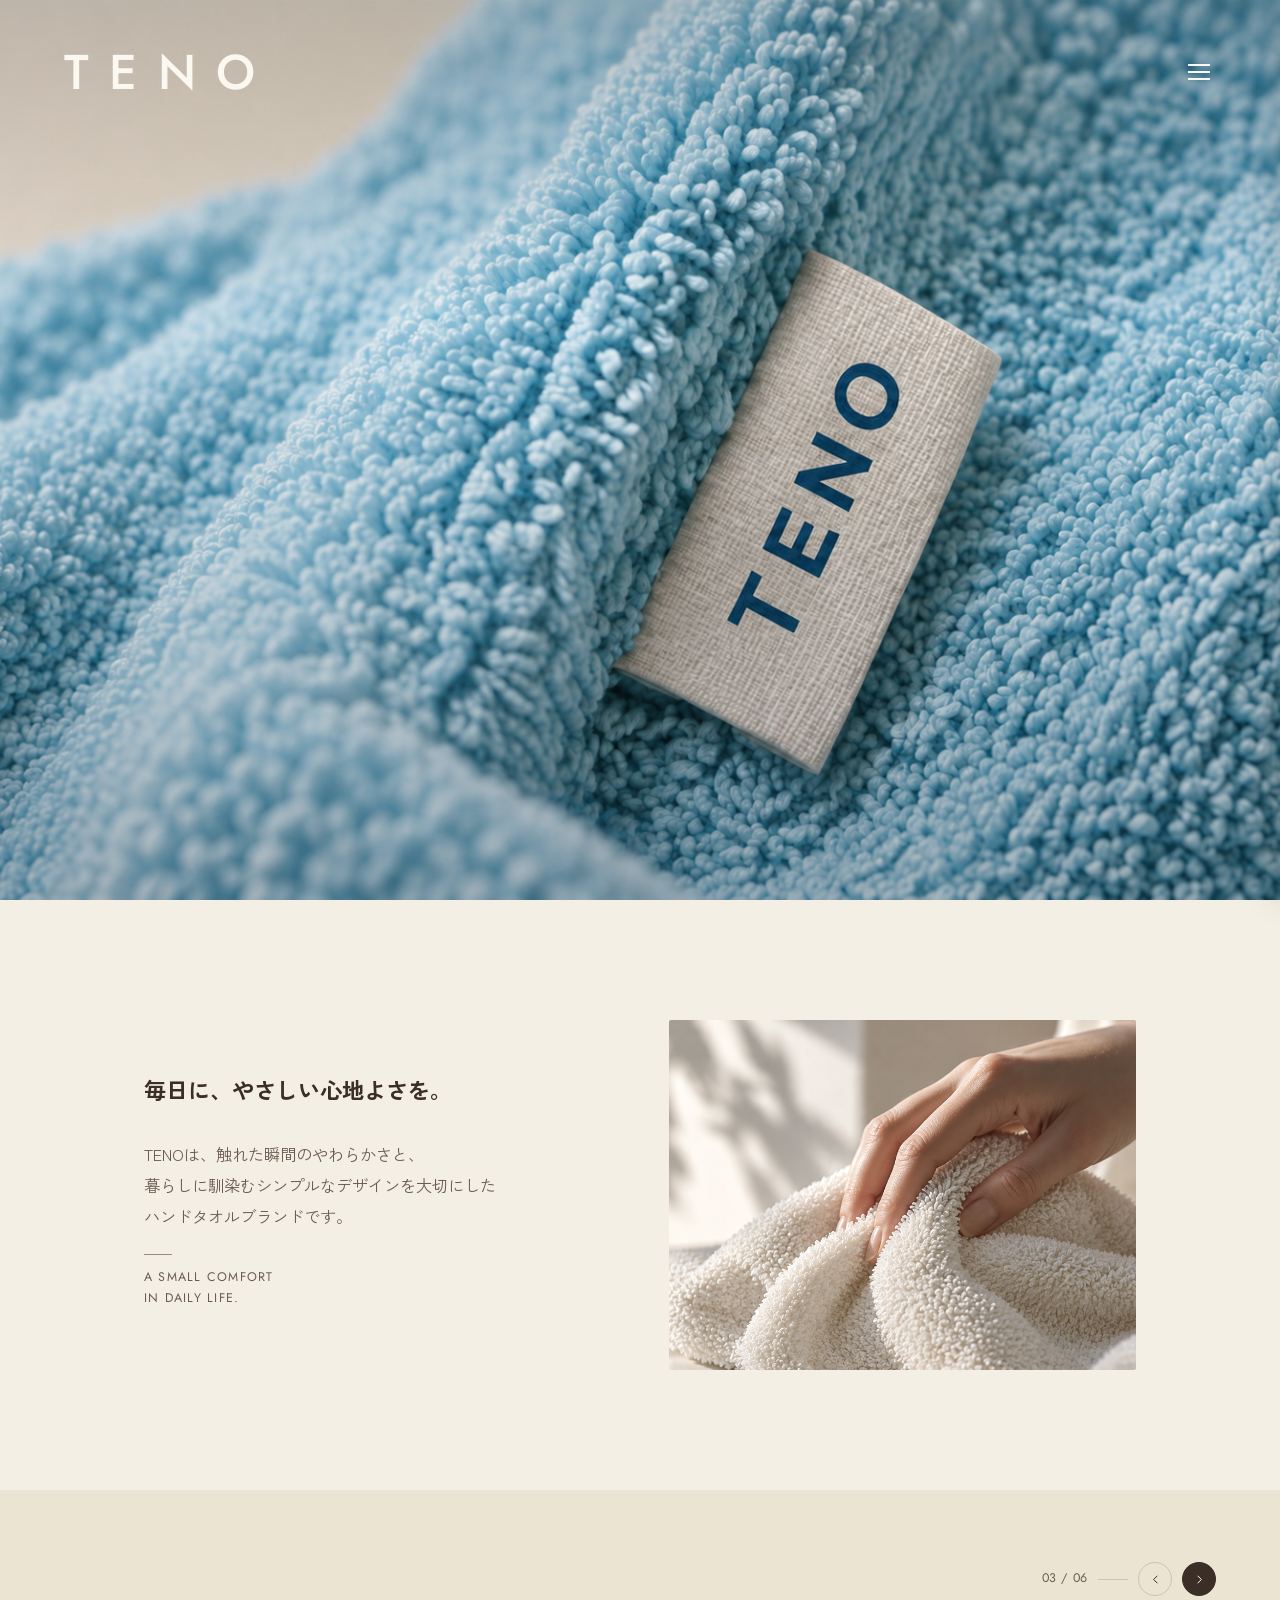
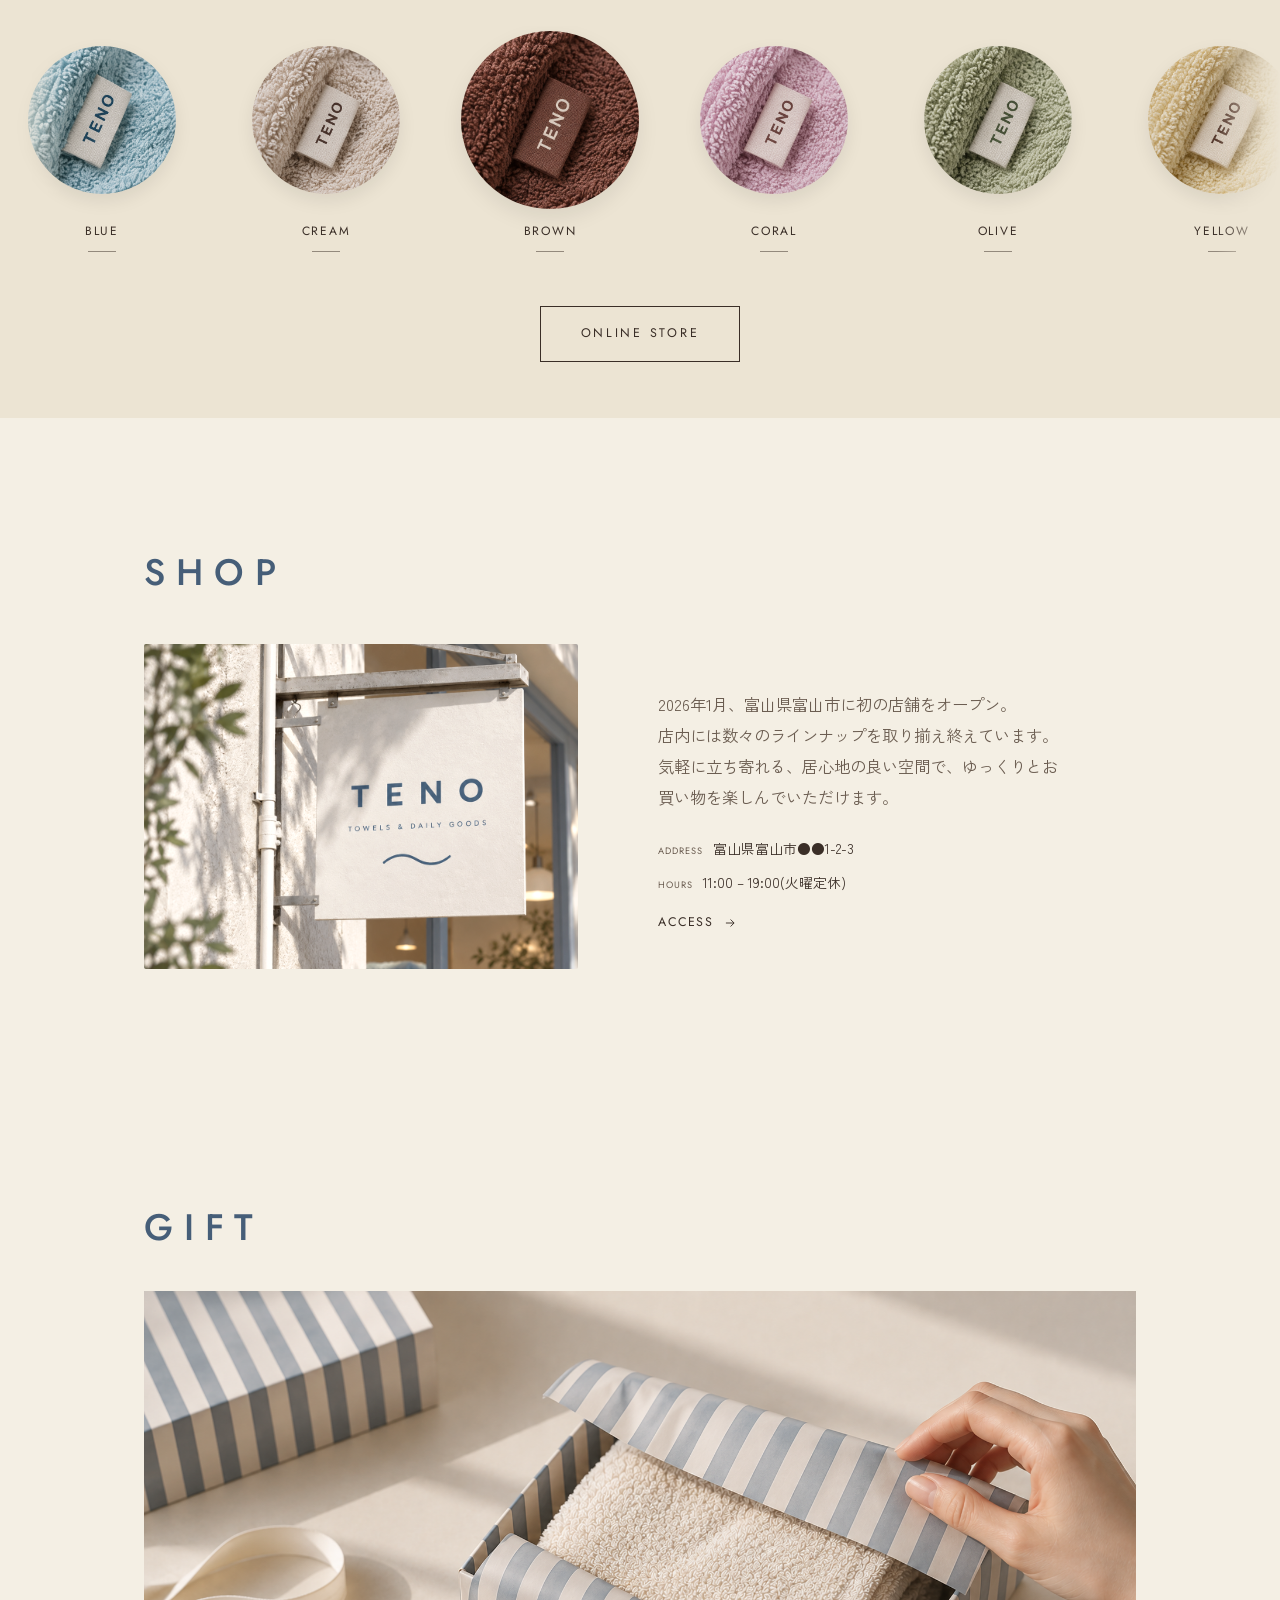
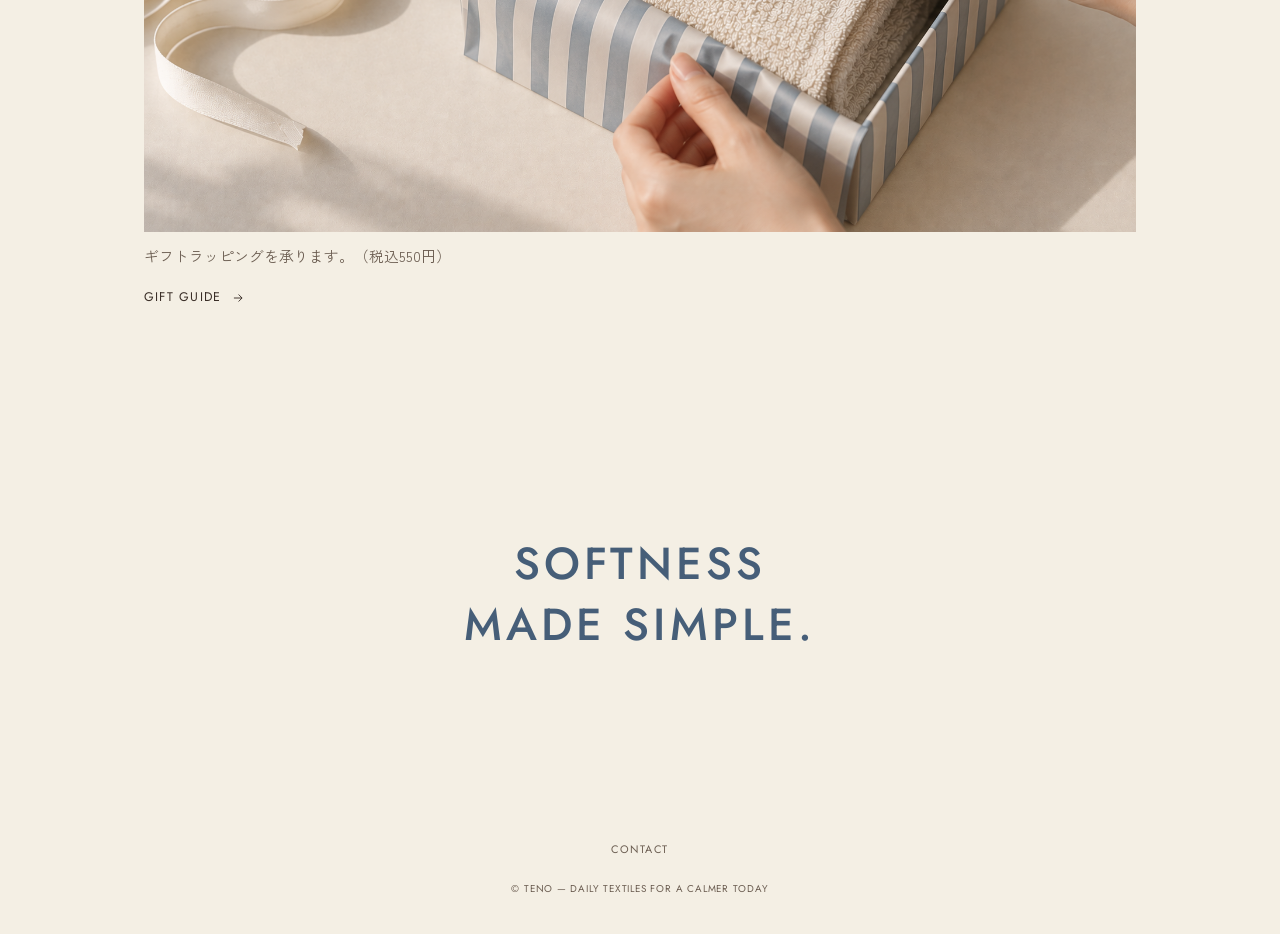
<file: index.html>
<!DOCTYPE html>
<html lang="ja">

<head>
  <meta charset="UTF-8">
  <meta name="viewport" content="width=device-width, initial-scale=1.0">
  <title>TENO | DAILY TEXTILES FOR A CALMER TODAY</title>
  <link rel="preconnect" href="https://fonts.googleapis.com">
  <link rel="preconnect" href="https://fonts.gstatic.com" crossorigin>
  <link
    href="https://fonts.googleapis.com/css2?family=Zen+Kaku+Gothic+New:wght@400;500;700&family=Jost:wght@400;500;600&display=swap"
    rel="stylesheet">
  <link rel="stylesheet" href="style.css">
</head>

<body>

  <!-- HEADER -->
  <header class="site" id="siteHeader">
    <div class="logo">TENO</div>
    <button class="menu-btn" id="menuBtn" aria-label="メニューを開く" aria-expanded="false" aria-controls="mobileNav">
      <span></span><span></span><span></span>
    </button>
  </header>

  <!-- NAV DRAWER -->
  <div class="nav-backdrop" id="navBackdrop"></div>
  <nav class="mobile-nav" id="mobileNav" aria-hidden="true">
    <button class="nav-close" id="navClose" aria-label="メニューを閉じる">
      <svg viewBox="0 0 24 24" fill="none" stroke="currentColor" stroke-width="1.6"><path d="M6 6l12 12M18 6L6 18"/></svg>
    </button>
    <ul class="nav-links">
      <li><a href="#lineupTrack">LINEUP</a></li>
      <li><a href="#">SHOP</a></li>
      <li><a href="#">GIFT</a></li>
    </ul>
    <div class="nav-sns">
      <a href="#" aria-label="Instagram">INSTAGRAM</a>
      <a href="#" aria-label="X">X</a>
    </div>
  </nav>

  <!-- HERO -->
  <section class="hero" role="img" aria-label="ブルーのタオルの質感写真">
  </section>

  <!-- INTRO -->
  <section class="intro reveal">
    <div class="inner intro-inner">
      <div>
        <p class="jp-lead">毎日に、やさしい心地よさを。</p>
        <p class="desc">TENOは、触れた瞬間のやわらかさと、<br>
          暮らしに馴染むシンプルなデザインを大切にした<br>ハンドタオルブランドです。</p>
        <div class="rule"></div>
        <p class="closing-en">A SMALL COMFORT<br>IN DAILY LIFE.</p>
      </div>
      <div class="intro-media">
        <div class="intro-photo" role="img" aria-label="タオルに手を添えている写真"></div>
      </div>
    </div>
  </section>

  <!-- LINEUP -->
  <section class="lineup">
    <div class="lineup-head reveal">
<div></div>
<div class="lineup-nav">
        <span class="lineup-count" id="lineupCount">01 / 06</span>
        <span class="nav-dash"></span>
        <button class="nav-btn prev" id="prevBtn" aria-label="前の商品">
          <svg viewBox="0 0 24 24" fill="none" stroke="currentColor" stroke-width="1.6">
            <path d="M15 6l-6 6 6 6" />
          </svg>
        </button>
        <button class="nav-btn next" id="nextBtn" aria-label="次の商品">
          <svg viewBox="0 0 24 24" fill="none" stroke="currentColor" stroke-width="1.6">
            <path d="M9 6l6 6-6 6" />
          </svg>
        </button>
      </div>
    </div>

    <div class="lineup-track" id="lineupTrack">
      <div class="lineup-item active" data-index="0">
        <div class="swatch" style="background-image:url(image/blue2.png)"></div>
        <div class="name">BLUE</div>
        <div class="rule"></div>
      </div>
      <div class="lineup-item" data-index="1">
        <div class="swatch" style="background-image:url(image/cream2.png)"></div>
        <div class="name">CREAM</div>
        <div class="rule"></div>
      </div>
      <div class="lineup-item" data-index="2">
        <div class="swatch" style="background-image:url(image/brown2.png)"></div>
        <div class="name">BROWN</div>
        <div class="rule"></div>
      </div>
      <div class="lineup-item" data-index="3">
        <div class="swatch" style="background-image:url(image/pink2.png)"></div>
        <div class="name">CORAL</div>
        <div class="rule"></div>
      </div>
      <div class="lineup-item" data-index="4">
        <div class="swatch" style="background-image:url(image/olive2.png)"></div>
        <div class="name">OLIVE</div>
        <div class="rule"></div>
      </div>
      <div class="lineup-item" data-index="5">
        <div class="swatch" style="background-image:url(image/yellow2.png)"></div>
        <div class="name">YELLOW</div>
        <div class="rule"></div>
      </div>
    </div>

    <div class="lineup-cta reveal">
      <a class="btn-outline" href="#">ONLINE STORE</a>
    </div>
  </section>

    <!-- SHOP -->
  <section class="shop reveal">
    <div class="inner">
      <div class="shop-head">
        <h2>SHOP</h2>
      </div>
      <div class="shop-inner">
        <div class="shop-media">
          <div class="shop-photo" role="img" aria-label="富山店内の写真"></div>
        </div>
        <div class="shop-copy">
          <p class="desc">2026年1月、富山県富山市に初の店舗をオープン。<br>店内には数々のラインナップを取り揃え終えています。<br>気軽に立ち寄れる、居心地の良い空間で、ゆっくりとお買い物を楽しんでいただけます。</p>

          <div class="shop-info">
            <div class="shop-info-row"><span class="shop-info-label">ADDRESS</span>富山県富山市●●1-2-3</div>
            <div class="shop-info-row"><span class="shop-info-label">HOURS</span>11:00 – 19:00(火曜定休)</div>
          </div>

          <a class="gift-guide access-guide reveal" href="#">
            ACCESS
            <svg viewBox="0 0 24 24" fill="none" stroke="currentColor" stroke-width="1.6"><path d="M5 12h14M13 6l6 6-6 6"/></svg>
          </a>
        </div>
      </div>
    </div>
  </section>

  <!-- GIFT -->
  <section class="gift">
    <div class="inner gift-inner">
      <div class="gift-head reveal">
        <h2>GIFT</h2>
      <img src="image/gift.png" alt="ギフトボックス">
      <p class="desc">ギフトラッピングを承ります。（税込550円）</p>
      </div>
        <a class="gift-guide reveal" href="#">
          GIFT GUIDE
          <svg viewBox="0 0 24 24" fill="none" stroke="currentColor" stroke-width="1.6">
            <path d="M5 12h14M13 6l6 6-6 6" />
          </svg>
        </a>
      </div>
  </section>

  <!-- CLOSING -->
  <section class="closing reveal">
    <div class="inner closing-inner">
      <h2>SOFTNESS<br>MADE SIMPLE.</h2>
    </div>
  </section>

  <footer class="legal">
    <div class="footer-sns">
      <a href="#">CONTACT</a>
    </div>
    <p>© TENO — DAILY TEXTILES FOR A CALMER TODAY</p>
  </footer>

</body>
<script src="script.js"></script>

</html>
</file>
<file: style.css>
/* ============ TOKENS ============ */
  :root{
    --cream:      #F4EFE4;
    --cream-2:    #ECE4D3;
    --ink:        #3A2E27;
    --ink-soft:   #6B5D51;
    --blue:       #9DB7D1;
    --blue-deep:  #7C9DBE;
    --brown:      #6B4A38;
    --stripe-navy:#232C3B;
    --paper:      #FBF8F1;
    --line:       rgba(58,46,39,0.18);

    --font-display: 'Jost', sans-serif;
    --font-jp: 'Zen Kaku Gothic New', 'Jost', sans-serif;

    --wave-shift: 0px;
    --edge-pad: 28px;
    --content-max: 600px;
    color-scheme: light dark;
  }

  @media (min-width: 720px){
    :root{ --edge-pad: 48px; --content-max: 860px; }
  }
  @media (min-width: 1080px){
    :root{ --edge-pad: 64px; --content-max: 1120px; }
  }

  /* Brand identity is intentional and stays constant across OS themes;
     we still declare tokens under dark scheme per platform convention,
     and pin an explicit page background either way. */
  @media (prefers-color-scheme: dark){
    :root:not([data-theme="light"]){
      --cream:      #F4EFE4;
      --cream-2:    #ECE4D3;
      --ink:        #3A2E27;
      --paper:      #FBF8F1;
    }
  }
  :root[data-theme="dark"]{
    --cream:      #F4EFE4;
    --cream-2:    #ECE4D3;
    --ink:        #3A2E27;
    --paper:      #FBF8F1;
  }

  *{ box-sizing: border-box; }
  html{ scroll-behavior: smooth; }
  @media (prefers-reduced-motion: reduce){
    html{ scroll-behavior: auto; }
  }

  body{
    margin:0;
    background: var(--cream);
    color: var(--ink);
    font-family: var(--font-jp);
    line-height: 1.9;
    overflow-x: hidden;
  }

  img, svg{ max-width:100%; display:block; }

  .inner{
    max-width: var(--content-max);
    margin: 0 auto;
    padding-left: var(--edge-pad);
    padding-right: var(--edge-pad);
  }

  a{ color: inherit; text-decoration: none; }

  .eyebrow-en{
    font-family: var(--font-display);
    letter-spacing: 0.22em;
    font-size: 0.7rem;
    font-weight: 500;
  }

  /* ============ REVEAL ON SCROLL ============ */
  .reveal{
    opacity: 0;
    transform: translateY(18px);
    transition: opacity 0.8s ease, transform 0.8s ease;
  }
  .reveal.is-visible{
    opacity: 1;
    transform: translateY(0);
  }
  @media (prefers-reduced-motion: reduce){
    .reveal{ opacity:1; transform:none; transition:none; }
  }
  .reveal-stagger > *{
    opacity: 0;
    transform: translateY(12px);
    transition: opacity 0.6s ease, transform 0.6s ease;
  }
  .reveal-stagger.is-visible > *{
    opacity: 1;
    transform: translateY(0);
  }
  @media (prefers-reduced-motion: reduce){
    .reveal-stagger > *{ opacity:1; transform:none; transition:none; }
  }

  /* ============ HEADER ============ */
  header.site{
    position: fixed;
    top: 0; left: 0; right: 0;
    z-index: 30;
    display:flex;
    align-items:center;
    justify-content: space-between;
    padding: 26px var(--edge-pad);
    background: transparent;
    transition: background 0.3s ease, padding 0.3s ease, box-shadow 0.3s ease;
  }
  header.site.scrolled{
    background: var(--cream);
    padding-top: 5px;
    padding-bottom: 5px;
    box-shadow: 0 2px 14px rgba(58,46,39,0.08);
  }
  .logo{
    font-family: var(--font-display);
    letter-spacing: 0.42em;
    font-size: 3.05rem;
    font-weight: 500;
    color: var(--paper);
    transition: color 0.3s ease;
  }
  header.site.scrolled .logo{
    letter-spacing: 0.3em;
    font-size: 1.7rem;
    font-weight: 500;
    color:#465E78;
}
  .menu-btn{
    display:flex;
    flex-direction: column;
    gap: 5px;
    background:none;
    border:none;
    cursor:pointer;
    padding: 6px;
  }
  .menu-btn span{
    width: 22px;
    height: 2px;
    background: var(--paper);
    display:block;
    transition: background 0.3s ease, transform 0.3s ease, opacity 0.3s ease;
  }
  header.site.scrolled .menu-btn span{ background: #465E78; }
  .menu-btn.is-open span:nth-child(1){ transform: translateY(7px) rotate(45deg); }
  .menu-btn.is-open span:nth-child(2){ opacity: 0; }
  .menu-btn.is-open span:nth-child(3){ transform: translateY(-7px) rotate(-45deg); }
  .menu-btn.is-open span{ background: var(--ink) !important; }

  /* ============ NAV DRAWER ============ */
  .nav-backdrop{
    position: fixed;
    inset: 0;
    background: rgba(58,46,39,0.35);
    opacity: 0;
    pointer-events: none;
    transition: opacity 0.3s ease;
    z-index: 35;
  }
  .nav-backdrop.is-open{
    opacity: 1;
    pointer-events: auto;
  }
  .mobile-nav{
    position: fixed;
    top: 0; right: 0;
    height: 100%;
    width: min(200px, 84vw);
    background: var(--paper);
    z-index: 40;
    padding: 28px;
    display:flex;
    flex-direction: column;
    transform: translateX(100%);
    transition: transform 0.35s ease;
    box-shadow: -8px 0 30px rgba(58,46,39,0.12);
  }
  .mobile-nav.is-open{ transform: translateX(0); }
  .nav-close{
    align-self: flex-end;
    background: none;
    border: none;
    cursor: pointer;
    color: var(--ink);
    padding: 6px;
    margin-bottom: 30px;
  }
  .nav-close svg{ width: 20px; height: 20px; }
  .nav-links{
    list-style: none;
    margin: 0;
    padding: 0;
    display:flex;
    flex-direction: column;
    gap: 20px;
  }
  .nav-links a{
    font-family: var(--font-display);
    letter-spacing: 0.16em;
    font-size: 1rem;
      }

  .nav-links a:hover{
   color:#465E78;
   transition: 0.5s;
      }
  .nav-sns{
    margin-top: auto;
    padding-top: 24px;
    border-top: 1px solid var(--line);
    display:flex;
    gap: 18px;
    font-family: var(--font-display);
    font-size: 0.68rem;
    letter-spacing: 0.1em;
    color: #465E78;
  }
  @media (prefers-reduced-motion: reduce){
    .mobile-nav, .nav-backdrop, .menu-btn span, header.site{ transition: none; }
  }

  /* ============ HERO ============ */
.hero{
  position: relative;
  height: 100vh;
  min-height: 420px;
  overflow: hidden;
}
.hero::before{
  content:"";
  position:absolute; inset:0;
  background: url(image/hero2.png) center/cover;
  filter: saturate(0.92) contrast(1.03) brightness(1.02);
}

  .hero::after{
    content:"";
    position:absolute; inset:0;
    background: linear-gradient(180deg, rgba(0,0,0,0.18) 0%, rgba(0,0,0,0.02) 35%, rgba(0,0,0,0.22) 100%);
  }

  .hero-tag{
    position:absolute;
    right: 30px;
    top: 40%;
    z-index: 2;
    background: var(--paper);
    color: var(--ink);
    padding: 10px 22px;
    font-family: var(--font-display);
    letter-spacing: 0.3em;
    font-size: 0.78rem;
    box-shadow: 0 10px 24px rgba(0,0,0,0.22);
    transform: rotate(-6deg);
  }

  /* ============ INTRO ============ */
  .intro{
    padding: 56px 0 48px;
  }
  .intro h1{
    font-family: var(--font-display);
    letter-spacing: 0.34em;
    font-size: 2rem;
    font-weight: 500;
    margin: 0 0 22px;
  }
  .intro .jp-lead{
    font-size: 1.7rem;
    font-weight: 700;
    margin: 0 0 18px;
  }
  .intro p.desc{
    font-size: 0.92rem;
    color: var(--ink-soft);
    margin: 0 0 22px;
    max-width: 50ch;
  }
  .rule{
    width: 28px;
    height: 1px;
    background: var(--ink);
    margin: 0 0 4px;
    opacity: 0.5;
  }
  .intro .closing-en{
    font-family: var(--font-display);
    font-size: 0.78rem;
    letter-spacing: 0.1em;
    color: var(--ink-soft);
    line-height: 1.7;
  }
  .intro-media{
    margin-top: 34px;
    position: relative;
  }
  .intro-photo{
    aspect-ratio: 4/3;
    border-radius: 2px;
    background: url(image/hand.png) center/cover;
    filter: saturate(0.92) contrast(1.03) brightness(1.02);
  }
  .intro-photo::before{
    content:"";
  }

  /* ============ LINEUP ============ */
  .lineup{
    padding: 60px 0 60px;
    background: var(--cream-2);
  }
  .lineup-head{
    display:flex;
    align-items: baseline;
    justify-content: space-between;
    padding: 0 var(--edge-pad);
    margin-bottom: 30px;
  }
  .gift h2, .shop h2{
    font-family: var(--font-display);
    letter-spacing: 0.3em;
    font-size: 1.7rem;
    font-weight: 500;
    margin: 0;
    color:#465E78;
  }
  .lineup-nav{
    display:flex;
    align-items:center;
    gap: 10px;
  }
  .lineup-count{
    font-family: var(--font-display);
    font-size: 0.78rem;
    letter-spacing: 0.05em;
    color: var(--ink-soft);
    min-width: 46px;
  }
  .nav-dash{
    width: 30px; height: 1px;
    background: var(--line);
  }
  .nav-btn{
    width: 34px; height: 34px;
    border-radius: 50%;
    border: 1px solid var(--line);
    background: transparent;
    display:flex; align-items:center; justify-content:center;
    cursor:pointer;
    color: var(--ink);
    transition: background 0.2s ease, color 0.2s ease, border-color 0.2s ease;
  }
  .nav-btn.next{
    background: var(--ink);
    border-color: var(--ink);
    color: var(--paper);
  }
  .nav-btn:hover:not(:disabled){
    background: var(--ink);
    border-color: var(--ink);
    color: var(--paper);
  }
  .nav-btn:disabled{ opacity: 0.35; cursor: default; }
  .nav-btn svg{ width: 15px; height: 15px; }

  .lineup-track{
    display:flex;
    gap: 34px;
    overflow-x: auto;
    padding: 10px var(--edge-pad) 10px;
    scrollbar-width: none;
    cursor: grab;
    -webkit-mask-image: linear-gradient(90deg, transparent 0, #000 var(--edge-pad), #000 calc(100% - var(--edge-pad)), transparent 100%);
    mask-image: linear-gradient(90deg, transparent 0, #000 var(--edge-pad), #000 calc(100% - var(--edge-pad)), transparent 100%);
  }
  .lineup-track:active{ cursor: grabbing; }
  .lineup-track::-webkit-scrollbar{ display:none; }

  .lineup-item{
    flex: 0 0 auto;
    text-align:center;
    width: 118px;
  }
  .swatch{
    width: 118px;
    height: 118px;
    border-radius: 50%;
    position: relative;
    margin-bottom: 16px;
    transform: scale(0.88);
    filter: saturate(0.75) brightness(0.98);
    transition: transform 0.35s ease, filter 0.35s ease;
    overflow: hidden;
    box-shadow: 0 8px 20px rgba(0,0,0,0.08);
    background-size: cover;
    background-position: center;
    background-color: var(--cream-2); /* shows briefly while the photo loads */
  }
  .lineup-item.active .swatch{
    transform: scale(1.06);
    filter: saturate(1) brightness(1);
  }
  @media (hover: hover) and (pointer: fine){
    .swatch:hover{
      transform: scale(1.14);
      filter: saturate(1) brightness(1.02);
      transition: transform 0.28s ease, filter 0.28s ease;
    }
  }
  .lineup-item .name{
    font-family: var(--font-display);
    font-size: 0.75rem;
    letter-spacing: 0.14em;
  }
  .lineup-item .rule{ margin: 8px auto 0; }

  .lineup-cta{
    text-align: center;
    margin-top: 44px;
  }
  .btn-outline{
    display: inline-block;
    font-family: var(--font-display);
    font-size: 0.78rem;
    letter-spacing: 0.22em;
    padding: 15px 40px;
    border: 1px solid var(--ink);
    color: var(--ink);
    transition: background 0.25s ease, color 0.25s ease;
  }
  .btn-outline:hover{
    background: var(--ink);
    color: var(--paper);
  }

    /* ============ SHOP ============ */
  .shop{
    padding: 56px 0 48px;
  }
  .shop-head{
    margin-bottom: 24px;
  }
  .shop-media{
    position: relative;
  }
  .shop-photo{
    aspect-ratio: 4 / 3;
    border-radius: 2px;
    background: url(image/shop.png) center 30% / cover;
    filter: saturate(0.92) contrast(1.03) brightness(1.02);
  }
  .shop-copy{
    margin-top: 24px;
  }
  .shop p.desc{
    font-size: 0.92rem;
    color: var(--ink-soft);
    margin: 0;
    max-width: 50ch;
  }
  .shop-info{
    margin-top: 22px;
    display: flex;
    flex-direction: column;
    gap: 8px;
  }
  .shop-info-row{
    font-size: 0.86rem;
  }
  .shop-info-label{
    font-family: var(--font-display);
    font-size: 0.58rem;
    letter-spacing: 0.1em;
    color: var(--ink-soft);
    margin-right: 10px;
  }
  .access-guide{
    margin-top: 20px;
    padding-top: 0;
    border-top: none;
  }

/* ============ GIFT ============ */

.gift{
  padding: 58px 0 60px;
}

.gift-head{
  margin-bottom: 0;
}

.gift-head h2{
  margin-bottom: 28px;
}

.gift-head img{
  display: block;
  width: 100%;
}

.gift-guide{
  display: inline-flex;
  align-items: center;
  gap: 10px;
  margin-top: 16px;
  padding-top: 0;
  font-family: var(--font-display);
  font-size: 0.78rem;
  letter-spacing: 0.1em;
  transition: gap 0.2s ease, opacity 0.2s ease;
}

.gift-guide svg{
  width: 14px;
  height: 14px;
}

.gift-guide:hover{
  gap: 14px;
  opacity: 0.7;
}

p.desc {
  padding: 10px 0px 0px 0px;
  font-size: 0.92rem;
  color: var(--ink-soft);
  margin: 0;
  max-width: 50ch;
}

  /* ============ CLOSING  ============ */
  .closing{
    position: relative;
    padding: 70px 0 0;
    text-align: center;
    overflow: hidden;
  }
  .closing h2{
    font-family: var(--font-display);
    font-weight: 500;
    letter-spacing: 0.09em;
    font-size: 1.9rem;
    line-height: 1.35;
    margin: 0 0 26px;
    color:#465E78;
  }
  .closing .foot-brand{
    font-family: var(--font-display);
    font-size: 0.72rem;
    letter-spacing: 0.14em;
    color: #465E78;
  }
  .closing .foot-brand .b{
    letter-spacing: 0.3em;
    display:block;
    margin-bottom: 6px;
    color:#465E78;
  }

  footer.legal{
    background: var(--cream);
    text-align:center;
    padding: 58px 0 26px;
    font-family: var(--font-display);
    font-size: 0.62rem;
    letter-spacing: 0.08em;
    color: var(--ink-soft);
  }
  .footer-sns{
    display: flex;
    justify-content: center;
    gap: 22px;
    margin-bottom: 20px;
    font-family: var(--font-display);
    font-size: 0.68rem;
    letter-spacing: 0.14em;
    color: var(--ink-soft);
  }
  .footer-sns a{
    transition: color 0.2s ease, opacity 0.2s ease;
  }
  .footer-sns a:hover{
    color: var(--ink);
  }

  @media (min-width: 720px){
    .hero{ min-height: 480px; }
    .intro-inner{ display:grid; grid-template-columns: 1.1fr 1fr; gap: 56px; align-items:center; }
    .intro{ padding: 96px 0; }
    .intro-media{ margin-top:0; }
    .intro h1{ font-size: 2.4rem; }
    .intro p.desc{ font-size: 0.98rem; }
    .lineup h2, .gift h2, .shop h2{ font-size: 2rem; }
    .lineup-item{ width: 140px; }
    .swatch{ width: 140px; height: 140px; }
    .lineup-track{ gap: 44px; }
    .gift{ padding: 88px 0 96px; }
    .closing{ padding: 96px 0 88px; }
    .closing h2{ font-size: 2.3rem; }
    .shop{ padding: 96px 0; }
    .shop-head{ margin-bottom: 36px; }
    .shop-inner{ display:grid; grid-template-columns: 1fr 1.1fr; gap: 56px; align-items:center; }
    .shop-copy{ margin-top: 0; }
    .shop p.desc{ font-size: 0.98rem; }
  }

  @media (min-width: 1080px){
    .hero{ min-height: 560px; }
    .intro-inner{ grid-template-columns: 1fr 1.05fr; gap: 80px; }
    .intro{ padding: 120px 0; }
    .intro h1{ font-size: 2.8rem; letter-spacing: 0.3em; }
    .intro .jp-lead{ font-size: 1.4rem; }
    .intro p.desc{ font-size: 1.02rem; }
    .lineup{ padding: 72px 0 56px; }
    .lineup h2, .gift h2, .shop h2{ font-size: 2.3rem; }
    .lineup-item{ width: 168px; }
    .swatch{ width: 168px; height: 168px; }
    .lineup-track{ gap: 56px; }
    .gift{ padding: 104px 0 112px; }
    .closing{ padding: 112px 0 100px; }
    .closing h2{ font-size: 2.8rem; }
    .shop{ padding: 120px 0; }
    .shop-inner{ gap: 80px; }
    .shop p.desc{ font-size: 1.02rem; }
  }
</file>
